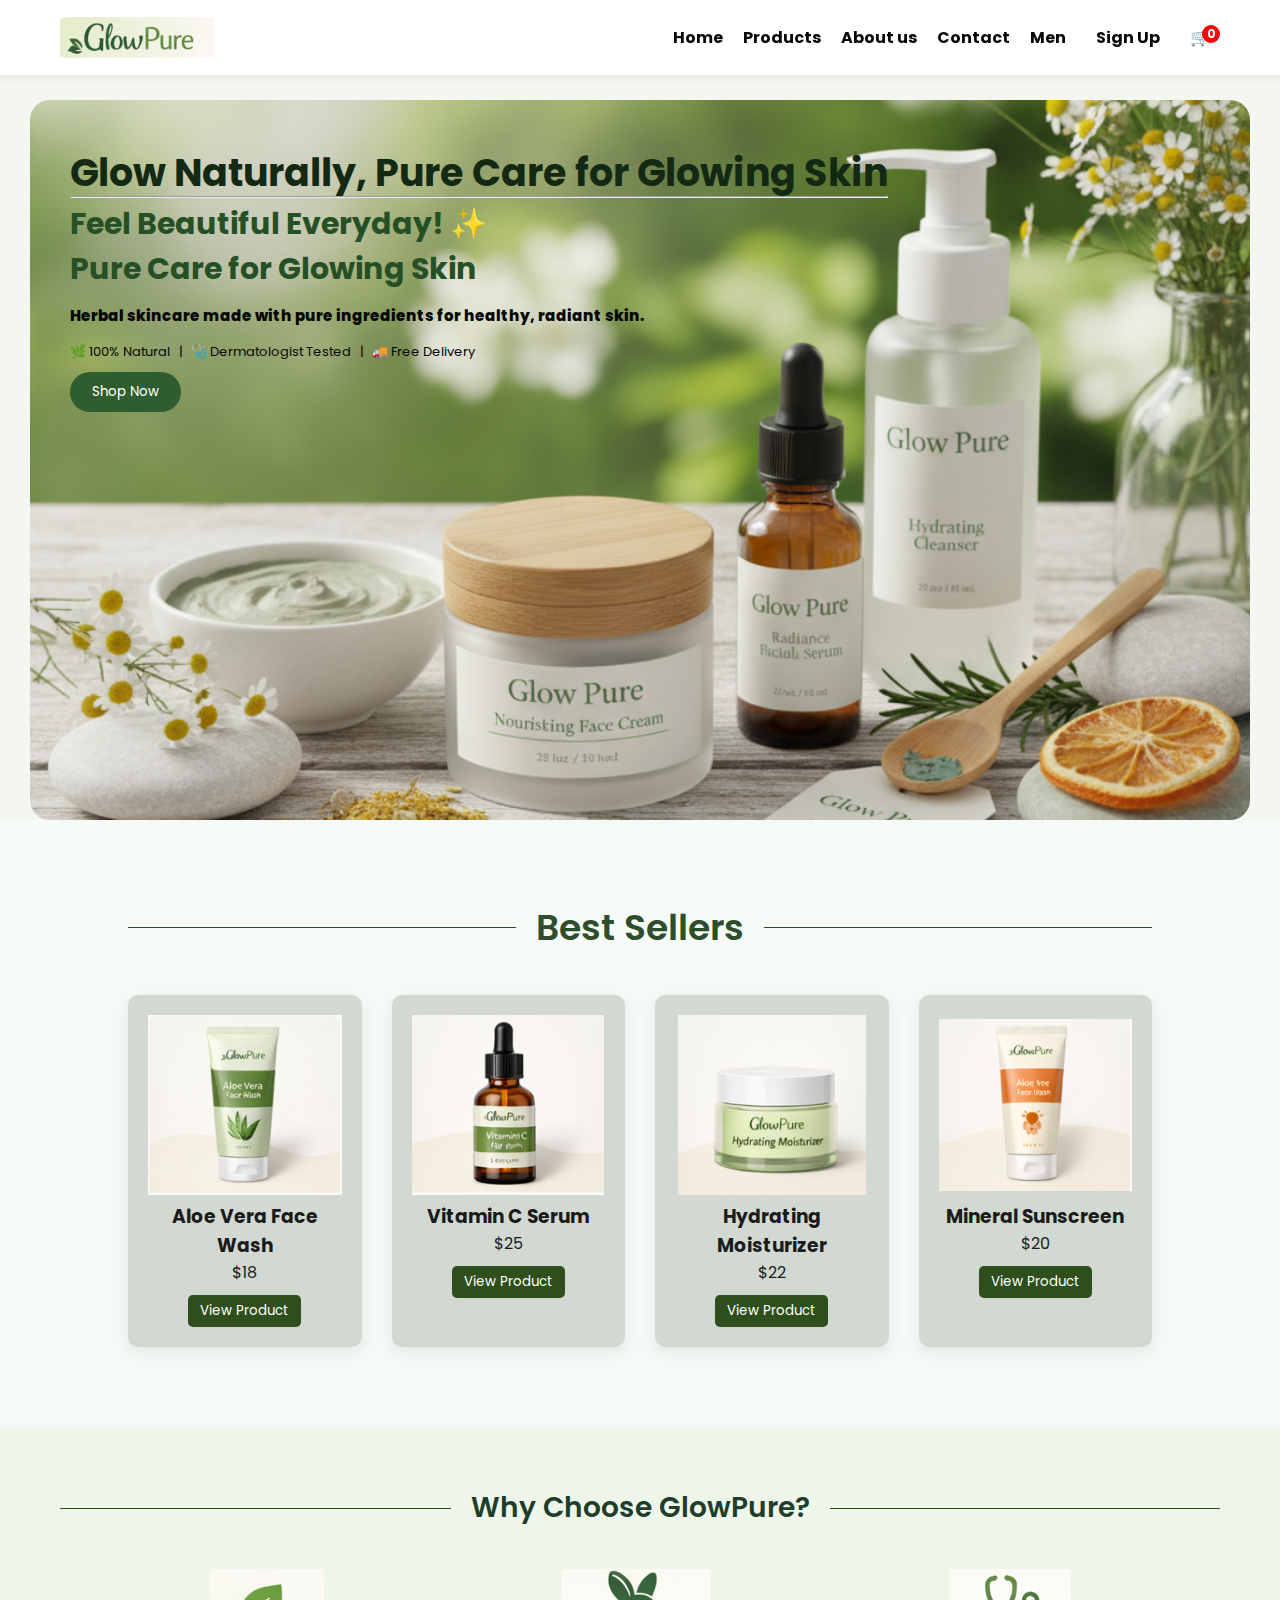
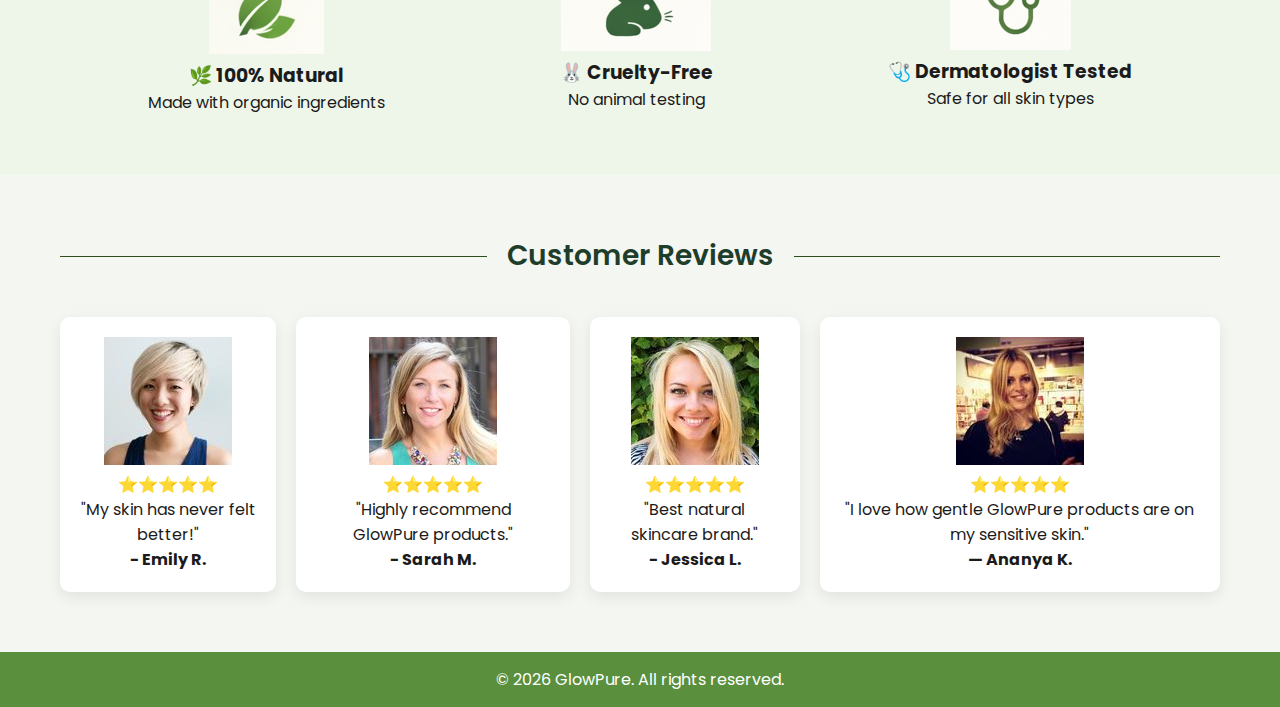
<file: index.html>
<!doctype html>
<html lang="en">
  <head>
    <meta charset="UTF-8" />
    <meta name="viewport" content="width=device-width, initial-scale=1.0" />
    <title>GlowPure | Skincare</title>

    <!-- Google Font -->
    <link
      href="https://fonts.googleapis.com/css2?family=Poppins:wght@300;400;600&display=swap"
      rel="stylesheet"
    />

    <link rel="stylesheet" href="style.css" />
  </head>
  <body>
    <!-- ===== Navbar ===== -->
    <div class="nav">
      <header class="navbar">
        <img class="logo" src="logo.png" />
        <nav class="items">
          <a href="index.html">Home</a>
          <a href="product.html">Products</a>
          <a href="about.html">About us</a>
          <a href="contact.html">Contact</a>
          <a href="men.html">Men</a>
          <span id="navUser"></span>

          <a href="cart.html" class="cart">🛒</a>
          <p id="cartval">0</p>
        </nav>
      </header>
    </div>
    <!-- ===== Hero Section ===== -->

    <div class="hero">
      <div class="hero-text-box">
        <h1>
          Glow Naturally, Pure Care for Glowing Skin<br />
          <hr />
          <span
            >Feel Beautiful Everyday! ✨<br />
            Pure Care for Glowing Skin
          </span>
        </h1>

        <p>
          Herbal skincare made with pure ingredients for healthy, radiant skin.
        </p>
        <div class="hero-tags">
          🌿 100% Natural &nbsp; | &nbsp; 🩺 Dermatologist Tested &nbsp; |
          &nbsp; 🚚 Free Delivery
        </div>
        <div class="hero-buttons">
          <button class="btn-primary">Shop Now</button>
        </div>
      </div>
    </div>
    <!-- ===== Best Sellers ===== -->
    <section class="products">
      <h2 class="section-tittle">Best Sellers</h2>

      <div class="product-grid">
        <div class="card">
          <img src="p1.png" />
          <h3>Aloe Vera Face Wash</h3>
          <p>$18</p>
          <button
            onclick="location.href = 'product1.html'"
            class="p-btn"
            onclick="addInCart('p1.png', 'Aloe Vera Face Wash', 18)"
          >
            View Product
          </button>
        </div>

        <div class="card">
          <img src="p2.png" />
          <h3>Vitamin C Serum</h3>
          <p>$25</p>
          <button
            onclick="location.href = 'product2.html'"
            class="p-btn"
            onclick="addInCart('p2.png', 'Vitamin C Serum', 25)"
          >
            View Product
          </button>
        </div>

        <div class="card">
          <img src="p3.png" />
          <h3>Hydrating Moisturizer</h3>
          <p>$22</p>

          <button
            onclick="location.href = 'product3.html'"
            class="p-btn"
            onclick="addInCart('p3.png', 'Hydrating Moisturizer', 22)"
          >
            View Product
          </button>
        </div>

        <div class="card">
          <img src="p4.png" />
          <h3>Mineral Sunscreen</h3>
          <p>$20</p>
          <button
            onclick="location.href = 'product4.html'"
            class="p-btn"
            onclick="addInCart('p4.png', 'Mineral Sunscreen', 20)"
          >
            View Product
          </button>
        </div>
      </div>
    </section>
    <!-- ===== Why Choose Us ===== -->
    <section class="why">
      <h2 class="section-tittle">Why Choose GlowPure?</h2>

      <div class="why-grid">
        <div>
          <img src="cw1.png" alt="" srcset="" />

          <h3>🌿 100% Natural</h3>
          <p>Made with organic ingredients</p>
        </div>
        <div>
          <img src="cw2.png" alt="" srcset="" />
          <h3>🐰 Cruelty-Free</h3>
          <p>No animal testing</p>
        </div>
        <div>
          <img src="cw3.png" alt="" />
          <h3>🩺 Dermatologist Tested</h3>
          <p>Safe for all skin types</p>
        </div>
      </div>
    </section>
    <!-- slider -->

    <!-- ===== Reviews ===== -->
    <section class="reviews">
      <h2 class="section-tittle">Customer Reviews</h2>

      <div class="review-grid">
        <div class="review">
          <img src="customer1.jpg" alt="" />
          <p>⭐⭐⭐⭐⭐</p>
          <p>"My skin has never felt better!"</p>
          <h4>- Emily R.</h4>
        </div>

        <div class="review">
          <img src="customer2.jpg" alt="" srcset="" />
          <p>⭐⭐⭐⭐⭐</p>
          <p>"Highly recommend GlowPure products."</p>
          <h4>- Sarah M.</h4>
        </div>

        <div class="review">
          <img src="customer3.jpg" alt="" srcset="" />
          <p>⭐⭐⭐⭐⭐</p>
          <p>"Best natural skincare brand."</p>
          <h4>- Jessica L.</h4>
        </div>
        <div class="review">
          <img src="customer4.jpg" alt="" srcset="" />
          <p>⭐⭐⭐⭐⭐</p>
          <p>"I love how gentle GlowPure products are on my sensitive skin."</p>
          <h4>— Ananya K.</h4>
        </div>
      </div>
    </section>
    <!-- Signup Popup Modal -->
    <div id="signupModal" class="modal" onclick="outsideClick(event)">
      <div class="modal-content">
        <span class="close-btn" onclick="closeModal()">&times;</span>
        <h2>Join GlowPure 🌿</h2>
        <p>Sign up now and get natural glow tips & offers!</p>
        <div class="popup-buttons">
          <button class="signup-btn" onclick="goToSignup()">Sign Up</button>
        </div>
      </div>
    </div>

    <!-- ===== Footer ===== -->
    <footer>
      <p>© 2026 GlowPure. All rights reserved.</p>
    </footer>

    <script src="script.js"></script>
  </body>
</html>
</file>
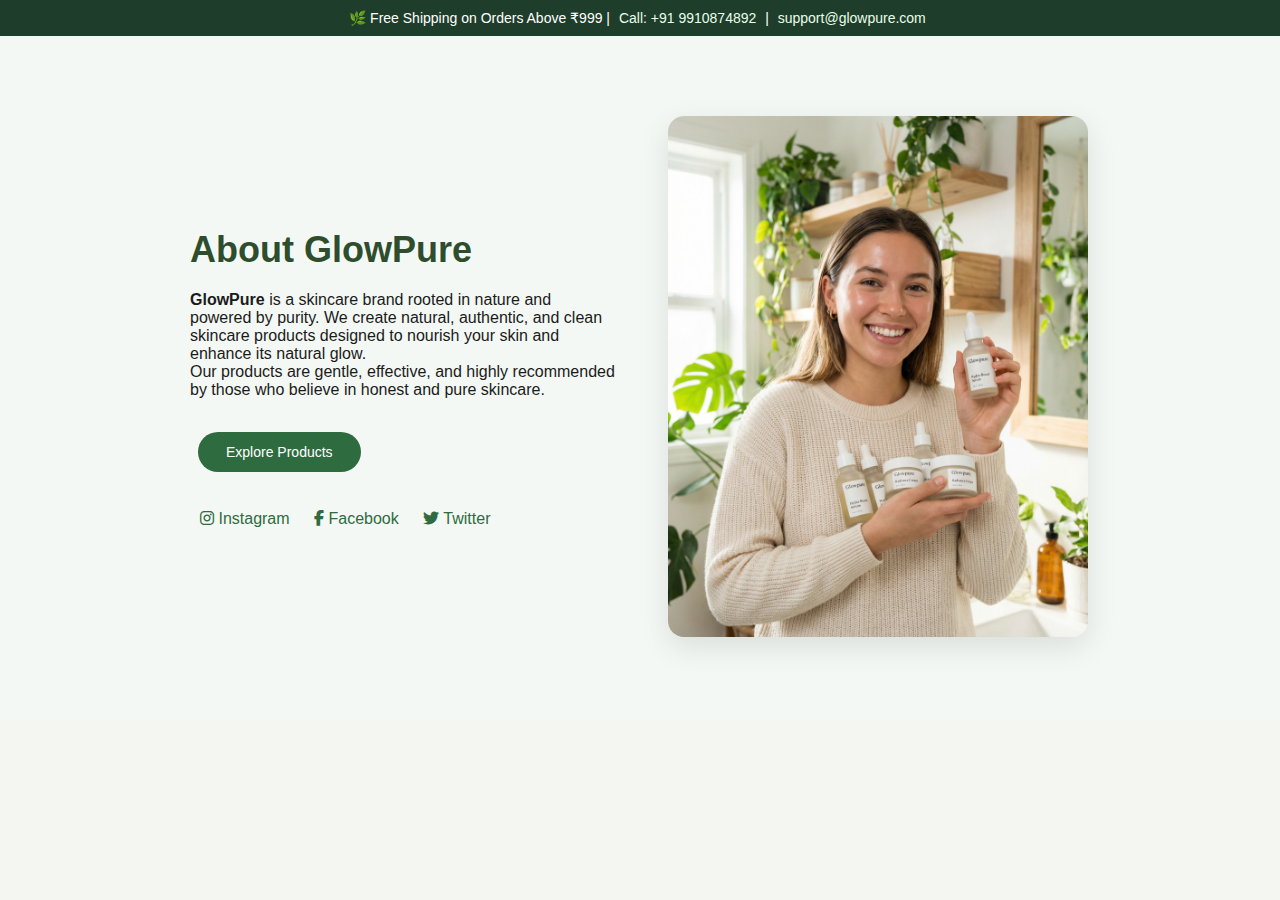
<file: about.html>
<!doctype html>
<html lang="en">
  <head>
    <meta charset="UTF-8" />
    <meta name="viewport" content="width=device-width, initial-scale=1.0" />
    <title>About us</title>
    <link
      rel="stylesheet"
      href="https://cdnjs.cloudflare.com/ajax/libs/font-awesome/6.5.1/css/all.min.css"
    />

    <link rel="stylesheet" href="style.css" />
  </head>
  <body>
    <div class="top-header">
      <p>
        🌿 Free Shipping on Orders Above ₹999 |
        <a href="tel:+919999999999">Call: +91 9910874892</a> |
        <a href="mailto:support@glowpure.com">support@glowpure.com</a>
      </p>
    </div>

    <section class="about-us" id="about">
      <div class="about-container">
        <div class="about-content">
          <div class="about-text-box">
            <h2>About GlowPure</h2>

            <p>
              <strong>GlowPure</strong> is a skincare brand rooted in nature and
              powered by purity. We create natural, authentic, and clean
              skincare products designed to nourish your skin and enhance its
              natural glow.
            </p>

            <p>
              Our products are gentle, effective, and highly recommended by
              those who believe in honest and pure skincare.
            </p>

            <div class="about-links">
              <a href="product.html" class="btn-link">Explore Products</a>
            </div>

            <div class="social-links">
              <a href="https://instagram.com/yourbrand" target="_blank">
                <i class="fab fa-instagram"></i> Instagram
              </a>

              <a href="https://facebook.com/yourbrand" target="_blank">
                <i class="fab fa-facebook-f"></i> Facebook
              </a>

              <a href="https://twitter.com/yourbrand" target="_blank">
                <i class="fab fa-twitter"></i> Twitter
              </a>
            </div>
          </div>

          <!-- Image -->
          <div class="about-image">
            <img src="glow-11.jpg" alt="GlowPure Skincare Products" />
          </div>
        </div>
      </div>
    </section>
  </body>
</html>
</file>
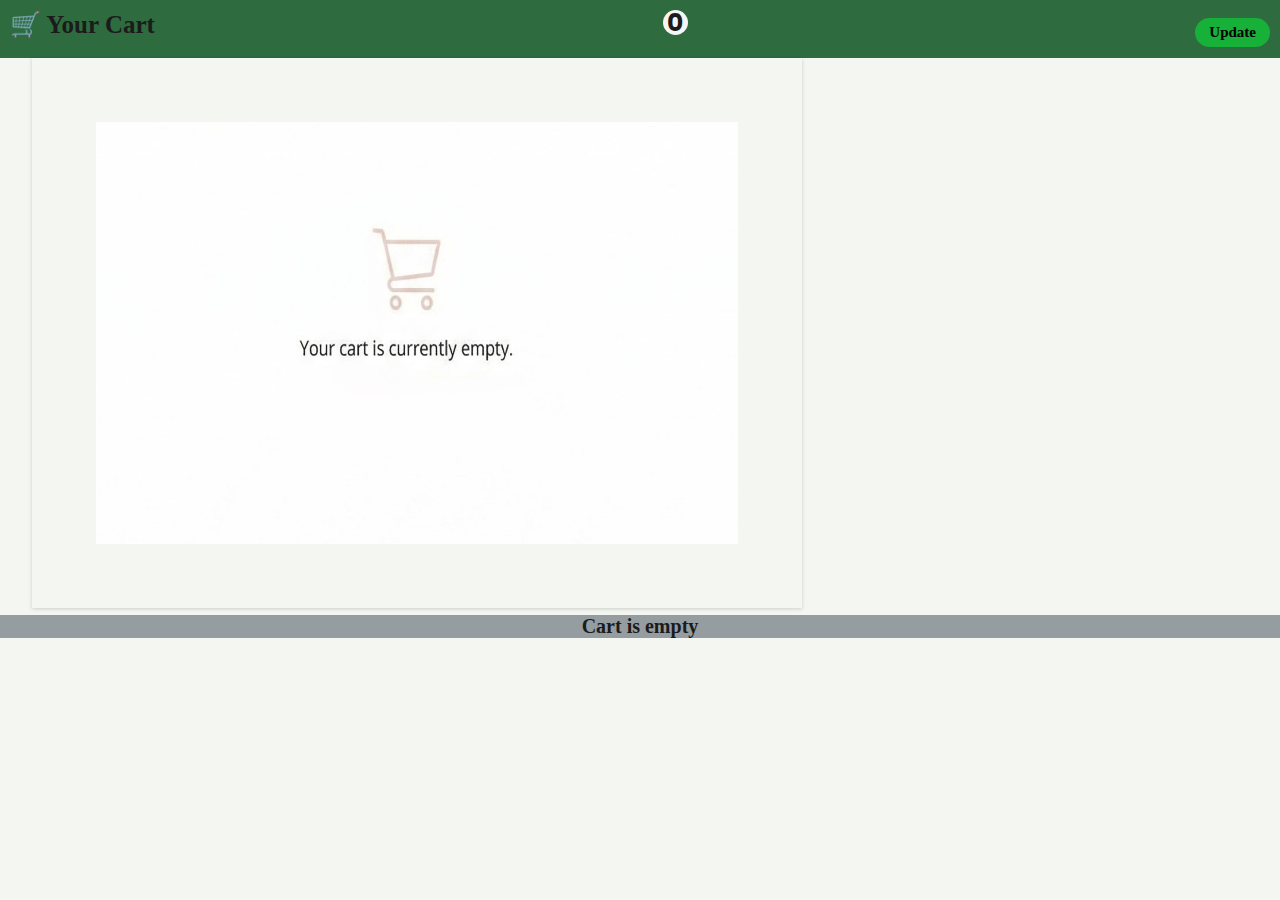
<file: cart.html>
<!DOCTYPE html>
<html lang="en">
<head>
  <meta charset="UTF-8">
  <link rel="stylesheet" href="style.css">
   <link href="https://fonts.googleapis.com/css2?family=Poppins:wght@300;400;600&display=swap" rel="stylesheet"/>
</head>
<body>

<div class="adcart">
  🛒 Your Cart
  <div id="cartval2">0</div>
  <div><button class="uptbtn"onclick="window.location.reload()">Update</button></div>
</div>

<!-- cart pGE -->

<div class="urcart">
  <div class="shoppingcart" id="shoppingcart"></div>
    <div class="label"></div>
</div>

<script src="cart.js"></script>
</body>
</html>
</file>
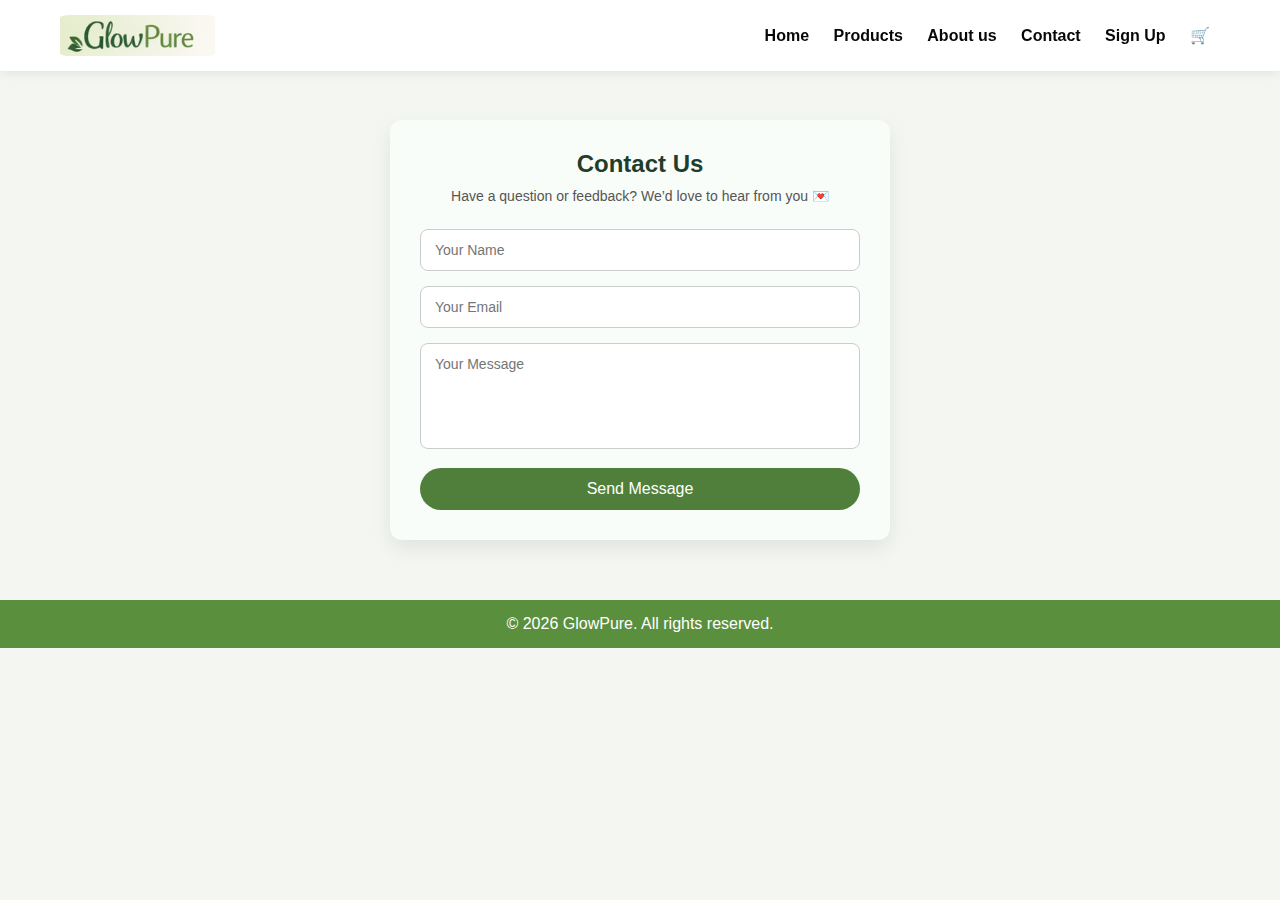
<file: contact.html>
<!doctype html>
<html lang="en">
  <head>
    <meta charset="UTF-8" />
    <meta name="viewport" content="width=device-width, initial-scale=1.0" />
    <title>Contact Us | GlowPure</title>

    <!-- Common CSS -->
    <link rel="stylesheet" href="style.css" />
    <!-- Contact page CSS -->
    <link rel="stylesheet" href="contact.css" />
  </head>

  <body>
    <!-- Navbar -->
    <div class="nav">
      <header class="navbar">
        <img class="logo" src="logo.png" alt="GlowPure" />

        <nav>
          <a href="index.html">Home</a>
          <a href="#">Products</a>
          <a href="about.html">About us</a>
          <a href="contact.html">Contact</a>
          <a href="signup.html">Sign Up</a>
          <a href="cart.html" class="cart">🛒</a>
        </nav>
      </header>
    </div>

    <!-- Contact Section -->
    <section class="contact-container">
      <h2>Contact Us</h2>
      <p class="subtitle">
        Have a question or feedback? We’d love to hear from you 💌
      </p>

      <form class="contact-form">
        <input type="text" placeholder="Your Name" required />
        <input type="email" placeholder="Your Email" required />
        <textarea rows="5" placeholder="Your Message" required></textarea>
        <button type="submit">Send Message</button>
      </form>
    </section>

    <!-- Footer -->
    <footer>
      <p>© 2026 GlowPure. All rights reserved.</p>
    </footer>
  </body>
</html>
</file>
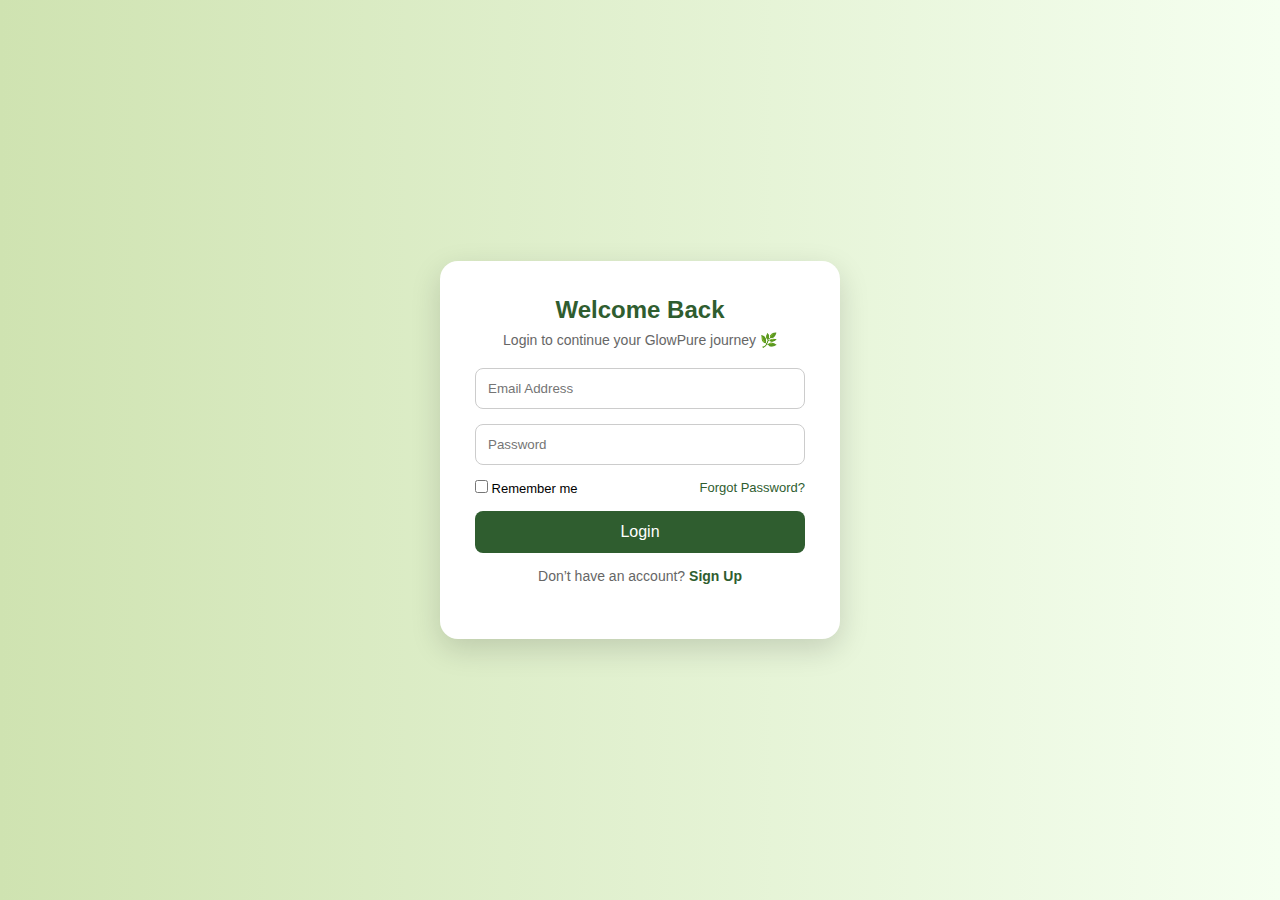
<file: login.html>
<!doctype html>
<html lang="en">
  <head>
    <meta charset="UTF-8" />
    <meta name="viewport" content="width=device-width, initial-scale=1.0" />
    <title>Login | GlowPure</title>
    <link rel="stylesheet" href="login.css" />
  </head>
  <body>
    <div class="login-container">
      <div class="login-box">
        <h2>Welcome Back</h2>
        <p>Login to continue your GlowPure journey 🌿</p>

        <form>
          <div class="input-group">
            <input type="email" placeholder="Email Address" required />
          </div>

          <div class="input-group">
            <input type="password" placeholder="Password" required />
          </div>

          <div class="options">
            <label> <input type="checkbox" /> Remember me </label>
            <a href="#">Forgot Password?</a>
          </div>

          <button type="submit" class="btn">Login</button>

          <p class="signup-text">
            Don’t have an account? <a href="signup.html">Sign Up</a>
          </p>
        </form>
      </div>
    </div>
  </body>
</html>
</file>
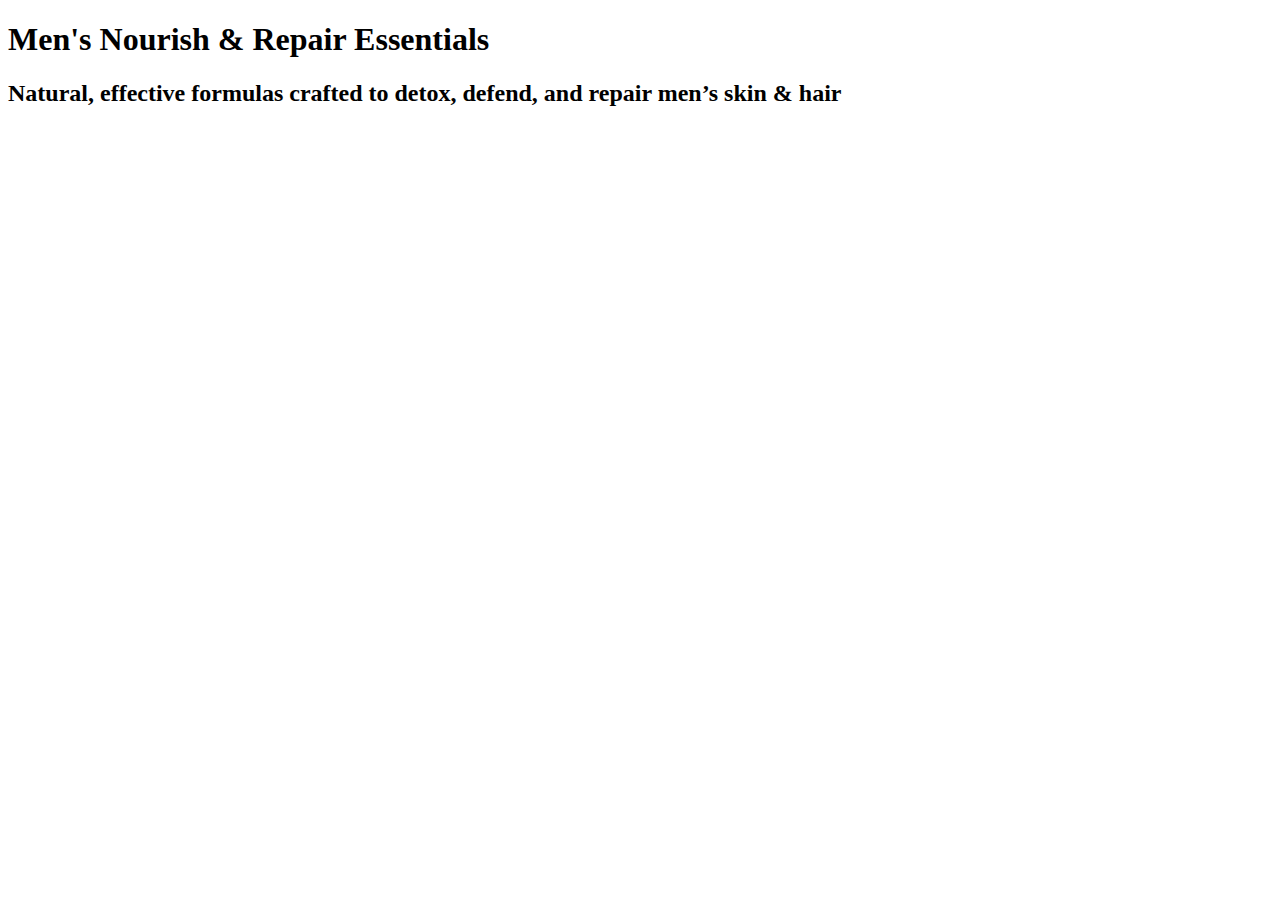
<file: men.html>
<!DOCTYPE html>
<html lang="en">
<head>
    <meta charset="UTF-8">
    <meta name="viewport" content="width=device-width, initial-scale=1.0">
    <title>Men's</title>
</head>
<body>
 <div id ="men">
    <h1>Men's Nourish & Repair Essentials</h1>
    <h2>Natural, effective formulas crafted to detox, defend, and repair men’s skin & hair</h2>
</div>
</body>
</html>
</file>
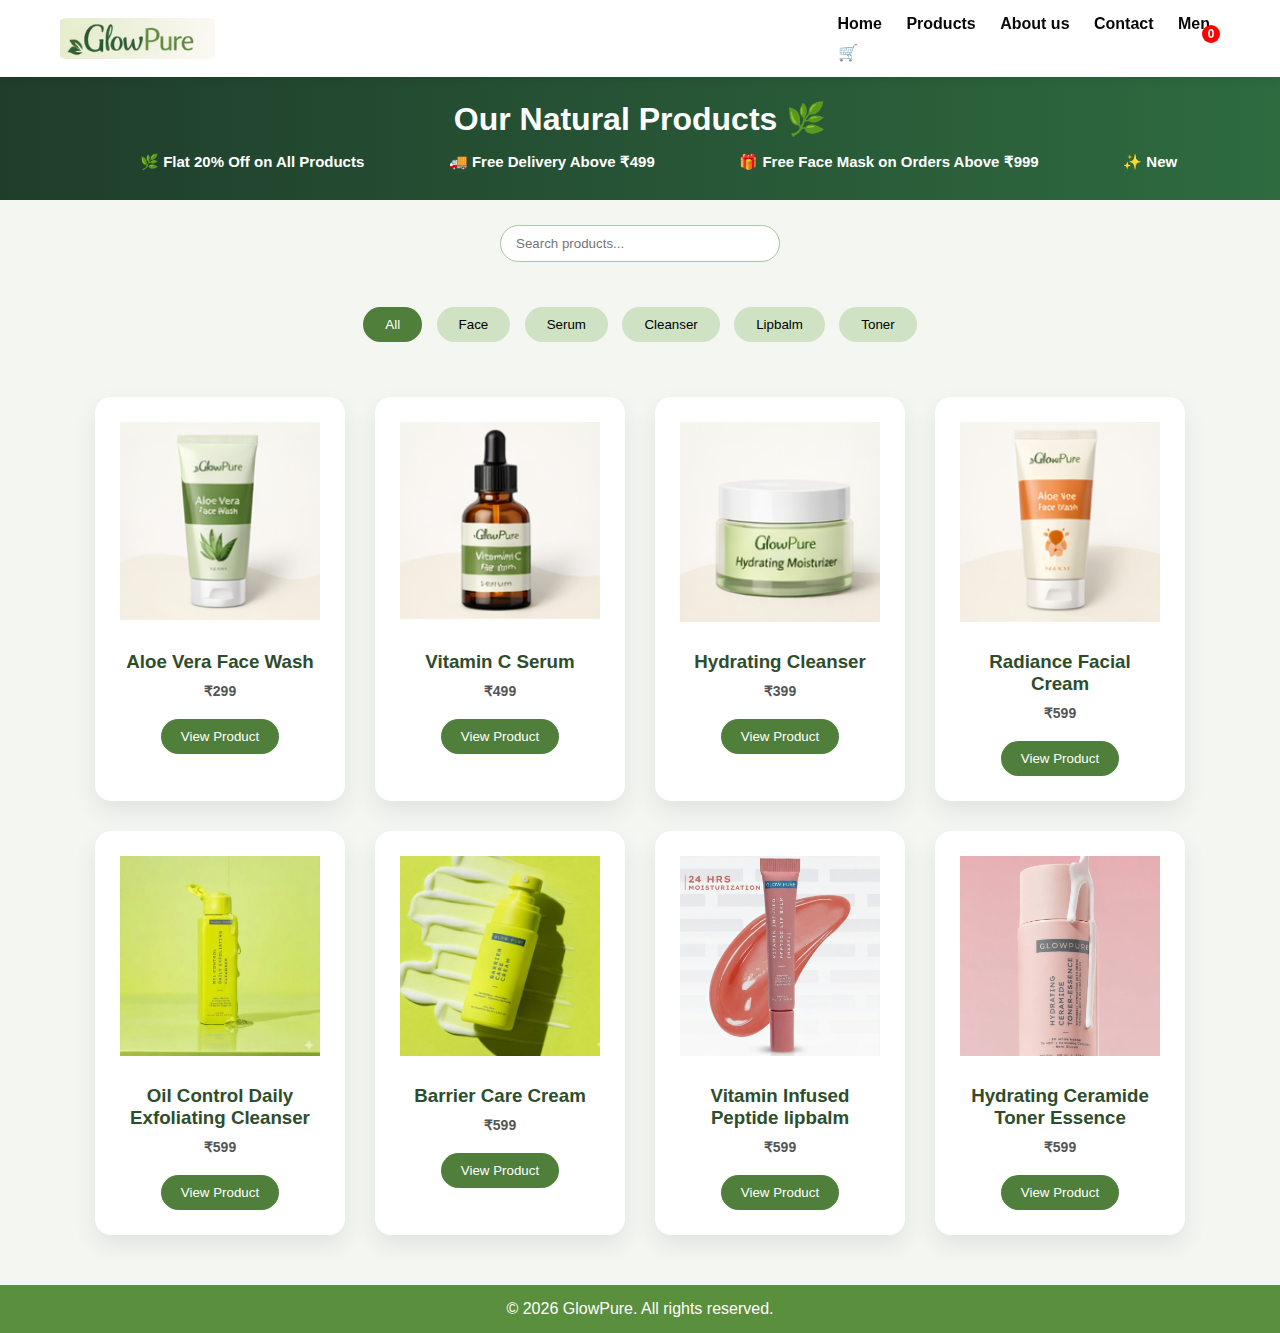
<file: product.html>
<!doctype html>
<html lang="en">
  <head>
    <meta charset="UTF-8" />
    <title>Products | GlowPure</title>
    <link rel="stylesheet" href="product.css" />
    <link rel="stylesheet" href="style.css" />
  </head>
  <body>
    <div class="nav">
      <header class="navbar">
        <img class="logo" src="logo.png" />
        <nav>
          <a href="index.html">Home</a>
          <a href="#">Products</a>
          <a href="about.html">About us</a>
          <a href="contact.html">Contact</a>
          <a href="men.html">Men</a>
          <span id="navUser"></span>

          <a href="cart.html" class="cart">🛒</a>
          <p id="cartval">0</p>
        </nav>
      </header>
    </div>
    <!-- Header -->
    <header class="top-bar">
      <h2>Our Natural Products 🌿</h2>

      <div class="offer-bar">
        <div class="offer-track">
          <span>🌿 Flat 20% Off on All Products</span>
          <span>🚚 Free Delivery Above ₹499</span>
          <span>🎁 Free Face Mask on Orders Above ₹999</span>
          <span>✨ New Herbal Collection Launched</span>
        </div>
      </div>
    </header>

    <!-- Products Section -->
    <div class="search-box">
      <input
        type="text"
        id="searchInput"
        placeholder="Search products..."
        onkeyup="searchProducts()"
      />
    </div>

    <div class="filter-buttons">
      <button class="active" onclick="filterProduct('all')">All</button>
      <button onclick="filterProduct('face')">Face</button>
      <button onclick="filterProduct('serum')">Serum</button>
      <button onclick="filterProduct('cleanser')">Cleanser</button>
      <button onclick="filterProduct('lipbalm')">Lipbalm</button>

      <button onclick="filterProduct('toner')">Toner</button>
    </div>

    <section class="products-container">
      <div class="product-card" data-category="face">
        <a href="product1.html" class="product-link"></a>
        <img src="p1.png" alt="" />
        <h3>Aloe Vera Face Wash</h3>
        <p class="price">₹299</p>
        <button onclick="location.href = 'product1.html'">View Product</button>
      </div>

      <div class="product-card" data-category="serum">
        <img src="p2.png" alt="" />
        <h3>Vitamin C Serum</h3>
        <p class="price">₹499</p>
        <button onclick="location.href = 'product2.html'">View Product</button>
      </div>

      <div class="product-card" data-category="cleanser">
        <img src="p3.png" alt="" />
        <h3>Hydrating Cleanser</h3>
        <p class="price">₹399</p>
        <button onclick="location.href = 'product3.html'">View Product</button>
      </div>

      <div class="product-card" data-category="face">
        <img src="p4.png" alt="" />
        <h3>Radiance Facial Cream</h3>
        <p class="price">₹599</p>
        <button onclick="location.href = 'product4.html'">View Product</button>
      </div>
      <div class="product-card" data-category="cleanser">
        <img src="p5.jpg" alt="" />
        <h3>Oil Control Daily Exfoliating Cleanser</h3>
        <p class="price">₹599</p>
        <button>View Product</button>
      </div>
      <div class="product-card" data-category="face">
        <img src="p6.jpg" alt="" />
        <h3>Barrier Care Cream</h3>
        <p class="price">₹599</p>
        <button>View Product</button>
      </div>
      <div class="product-card" data-category="lipbalm">
        <img src="p7.jpg" alt="" />
        <h3>Vitamin Infused Peptide lipbalm</h3>
        <p class="price">₹599</p>
        <button>View Product</button>
      </div>
      <div class="product-card" data-category="toner">
        <img src="p8.jpg" alt="" />
        <h3>Hydrating Ceramide Toner Essence</h3>
        <p class="price">₹599</p>
        <button>View Product</button>
      </div>
    </section>
    <footer>
      <p>© 2026 GlowPure. All rights reserved.</p>
    </footer>
    <script>
      let selectedCategory = "all";

      function filterProduct(category) {
        selectedCategory = category;
        applyFilters();

        const buttons = document.querySelectorAll(".filter-buttons button");
        buttons.forEach((btn) => btn.classList.remove("active"));
        event.target.classList.add("active");
      }

      function searchProducts() {
        applyFilters();
      }

      function applyFilters() {
        const searchValue = document
          .getElementById("searchInput")
          .value.toLowerCase();
        const cards = document.querySelectorAll(".product-card");

        cards.forEach((card) => {
          const name = card.querySelector("h3").innerText.toLowerCase();
          const category = card.dataset.category;

          const matchCategory =
            selectedCategory === "all" || category === selectedCategory;
          const matchSearch = name.includes(searchValue);

          if (matchCategory && matchSearch) {
            card.style.display = "block";
          } else {
            card.style.display = "none";
          }
        });
      }
    </script>
  </body>
</html>
</file>
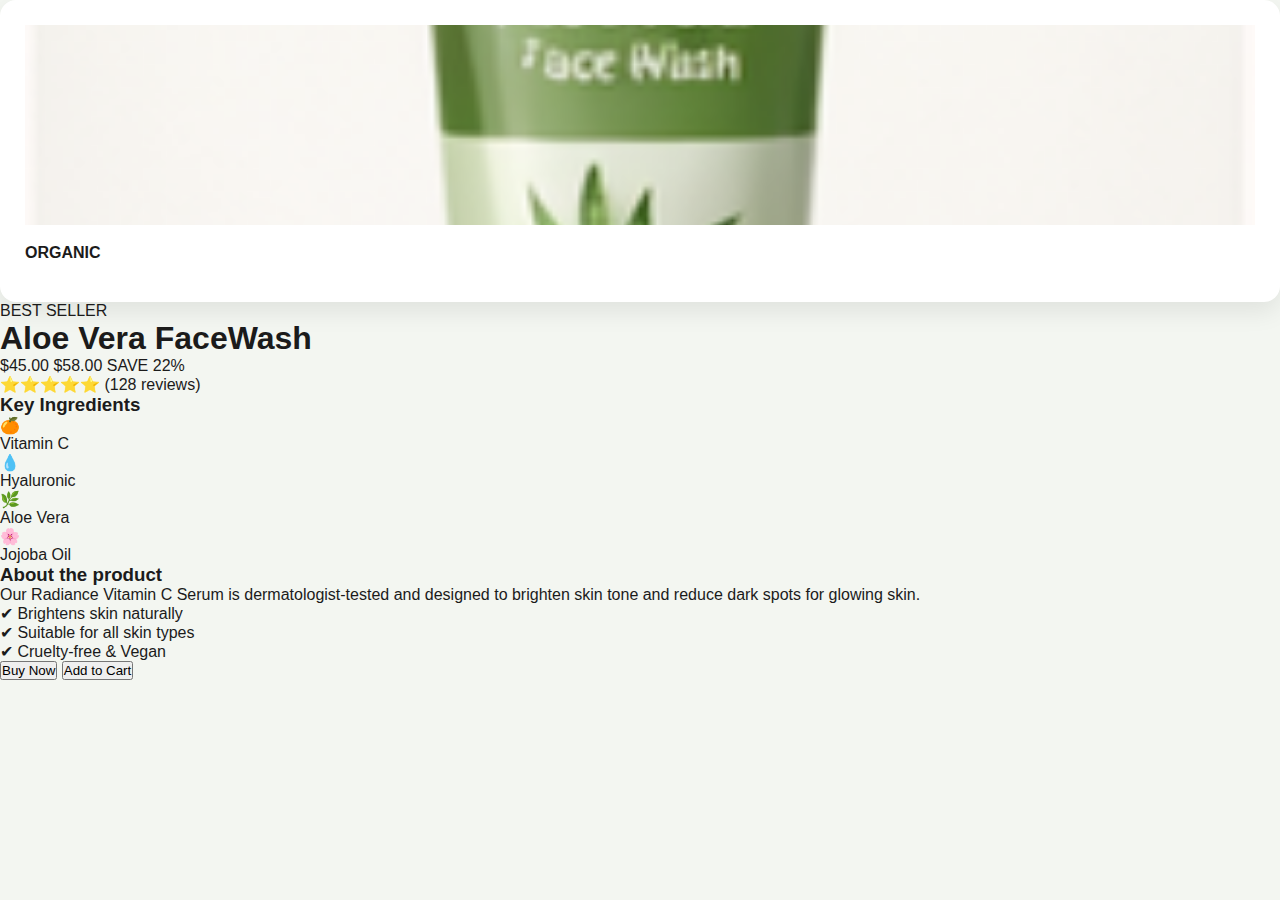
<file: product1.html>
<!DOCTYPE html>
<html lang="en">
  <head>
    <meta charset="UTF-8" />
    <title>GlowPure Product</title>
    <link rel="stylesheet" href="style.css" />
    <meta name="viewport" content="width=device-width, initial-scale=1.0" />
    <link rel="stylesheet" href="product1.css" />
  </head>
  <body>
    <div class="app">
      <!-- Product Card -->
      <div class="product-card">
        <img src="p1.png" class="product-img" />

        <span class="tag">ORGANIC</span>
      </div>

      <!-- Info -->
      <div class="info">
        <p class="badge">BEST SELLER</p>

        <h1>Aloe Vera FaceWash</h1>

        <div class="price-row">
          <span class="price">$45.00</span>
          <span class="old">$58.00</span>
          <span class="save">SAVE 22%</span>
        </div>

        <div class="rating">⭐⭐⭐⭐⭐ <span>(128 reviews)</span></div>

        <!-- Ingredients -->
        <h3>Key Ingredients</h3>

        <div class="ingredients">
          <div class="ing">
            🍊
            <p>Vitamin C</p>
          </div>
          <div class="ing">
            💧
            <p>Hyaluronic</p>
          </div>
          <div class="ing">
            🌿
            <p>Aloe Vera</p>
          </div>
          <div class="ing">
            🌸
            <p>Jojoba Oil</p>
          </div>
        </div>

        <!-- Description -->
        <h3>About the product</h3>

        <p class="desc">
          Our Radiance Vitamin C Serum is dermatologist-tested and designed to
          brighten skin tone and reduce dark spots for glowing skin.
        </p>

        <ul class="features">
          <li>✔ Brightens skin naturally</li>
          <li>✔ Suitable for all skin types</li>
          <li>✔ Cruelty-free & Vegan</li>
        </ul>
      </div>

      <!-- Bottom Bar -->

      <button class="buy-btn">Buy Now</button>
      <button class="cart-btn">Add to Cart</button>
    </div>
  </body>
</html>
</file>
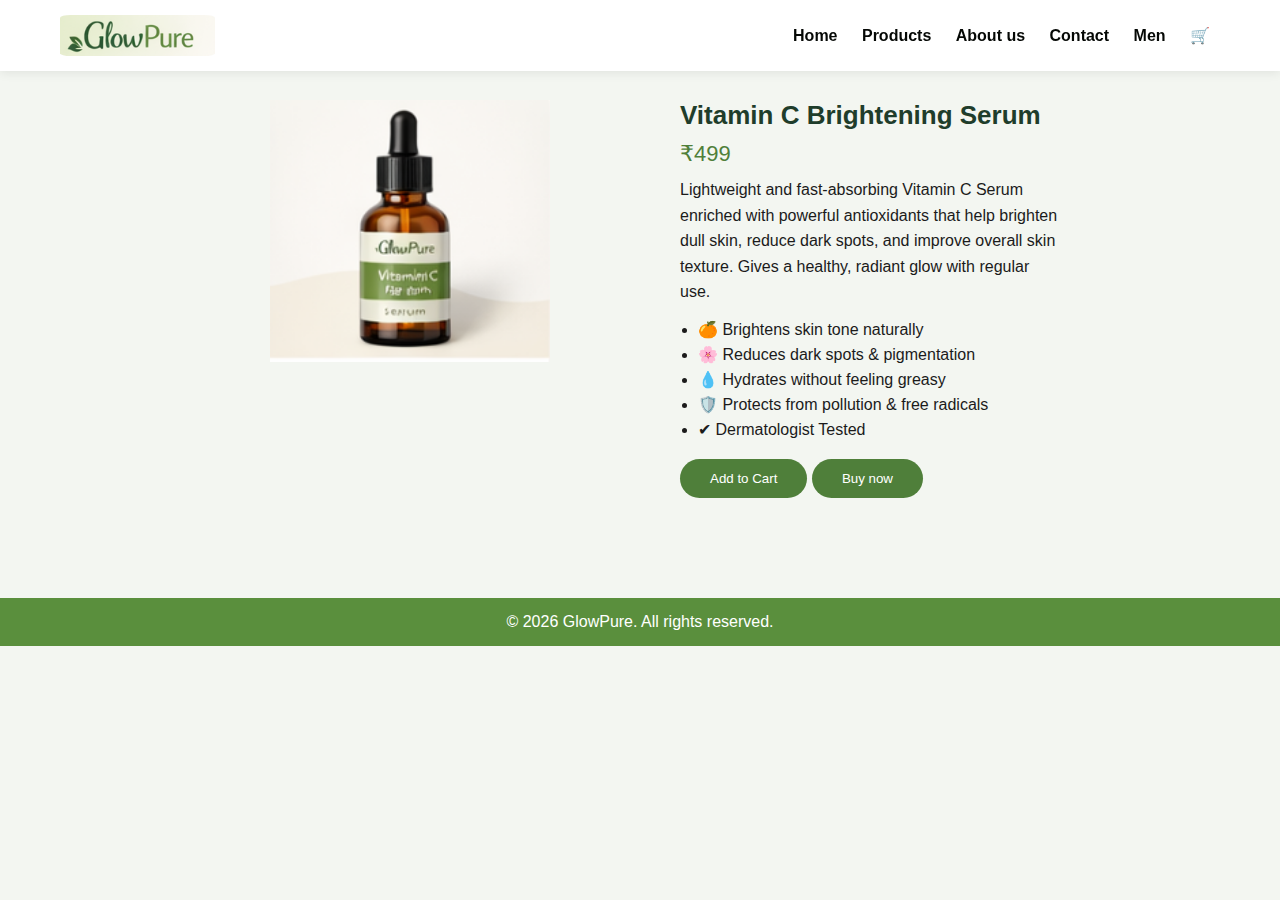
<file: product2.html>
<!doctype html>
<html lang="en">
  <head>
    <meta charset="UTF-8" />
    <meta name="viewport" content="width=device-width, initial-scale=1.0" />
    <title>Vitamin C Serum | GlowPure</title>

    <!-- Common CSS -->
    <link rel="stylesheet" href="style.css" />
    <!-- Product page CSS -->
    <link rel="stylesheet" href="product1.css" />
  </head>

  <body>
    <!-- Navbar -->
    <div class="nav">
      <header class="navbar">
        <img class="logo" src="logo.png" alt="GlowPure" />

        <nav id="navLinks">
          <a href="index.html">Home</a>
          <a href="#">Products</a>
          <a href="about.html">About us</a>
          <a href="#">Contact</a>
          <a href="men.html">Men</a>
          <a href="cart.html" class="cart">🛒</a>
        </nav>
      </header>
    </div>

    <!-- Product Detail -->
    <div class="detail-container">
      <!-- Image -->
      <div class="detail-img">
        <img src="p2.png" alt="Vitamin C Serum" />
      </div>

      <!-- Info -->
      <div class="detail-info">
        <h2>Vitamin C Brightening Serum</h2>
        <p class="price">₹499</p>

        <p class="desc">
          Lightweight and fast-absorbing Vitamin C Serum enriched with powerful
          antioxidants that help brighten dull skin, reduce dark spots, and
          improve overall skin texture. Gives a healthy, radiant glow with
          regular use.
        </p>

        <ul>
          <li>🍊 Brightens skin tone naturally</li>
          <li>🌸 Reduces dark spots & pigmentation</li>
          <li>💧 Hydrates without feeling greasy</li>
          <li>🛡️ Protects from pollution & free radicals</li>
          <li>✔ Dermatologist Tested</li>
        </ul>

        <button>Add to Cart</button>
        <button>Buy now</button>
      </div>
    </div>

    <!-- Footer -->
    <footer>
      <p>© 2026 GlowPure. All rights reserved.</p>
    </footer>
  </body>
</html>
</file>
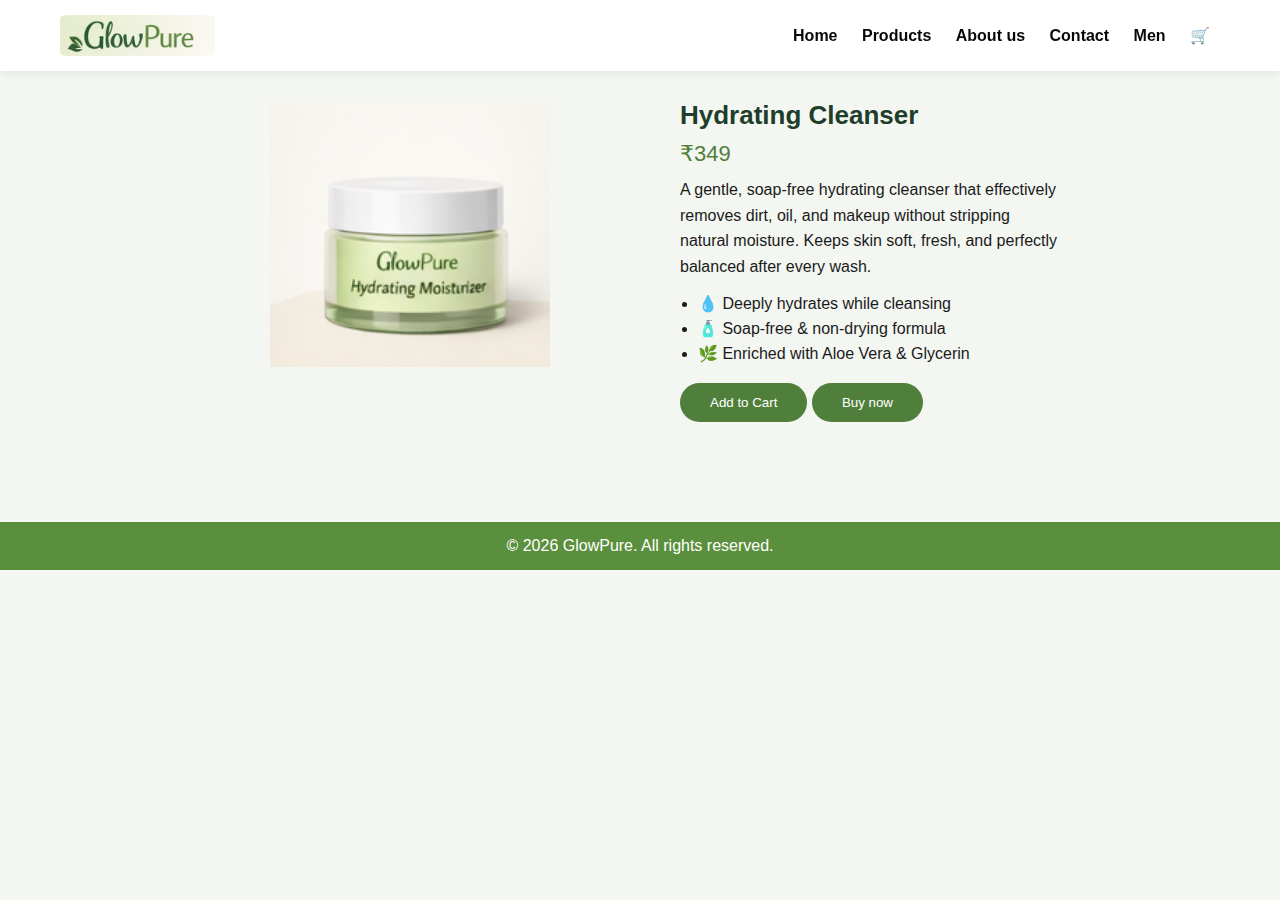
<file: product3.html>
<!doctype html>
<html lang="en">
  <head>
    <meta charset="UTF-8" />
    <meta name="viewport" content="width=device-width, initial-scale=1.0" />
    <title>Hydrating Cleanser | GlowPure</title>

    <!-- Common CSS -->
    <link rel="stylesheet" href="style.css" />
    <!-- Product page CSS (same as others) -->
    <link rel="stylesheet" href="product1.css" />
  </head>

  <body>
    <!-- Navbar -->
    <div class="nav">
      <header class="navbar">
        <img class="logo" src="logo.png" alt="GlowPure" />

        <nav id="navLinks">
          <a href="index.html">Home</a>
          <a href="#">Products</a>
          <a href="about.html">About us</a>
          <a href="#">Contact</a>
          <a href="men.html">Men</a>
          <a href="cart.html" class="cart">🛒</a>
        </nav>
      </header>
    </div>

    <!-- Product Detail -->
    <div class="detail-container">
      <!-- Image -->
      <div class="detail-img">
        <img src="p3.png" alt="Hydrating Cleanser" />
      </div>

      <!-- Info -->
      <div class="detail-info">
        <h2>Hydrating Cleanser</h2>
        <p class="price">₹349</p>

        <p class="desc">
          A gentle, soap-free hydrating cleanser that effectively removes dirt,
          oil, and makeup without stripping natural moisture. Keeps skin soft,
          fresh, and perfectly balanced after every wash.
        </p>

        <ul>
          <li>💧 Deeply hydrates while cleansing</li>
          <li>🧴 Soap-free & non-drying formula</li>
          <li>🌿 Enriched with Aloe Vera & Glycerin</li>
        </ul>
        <button>Add to Cart</button>
        <button>Buy now</button>
      </div>
    </div>

    <!-- Footer -->
    <footer>
      <p>© 2026 GlowPure. All rights reserved.</p>
    </footer>
  </body>
</html>
</file>
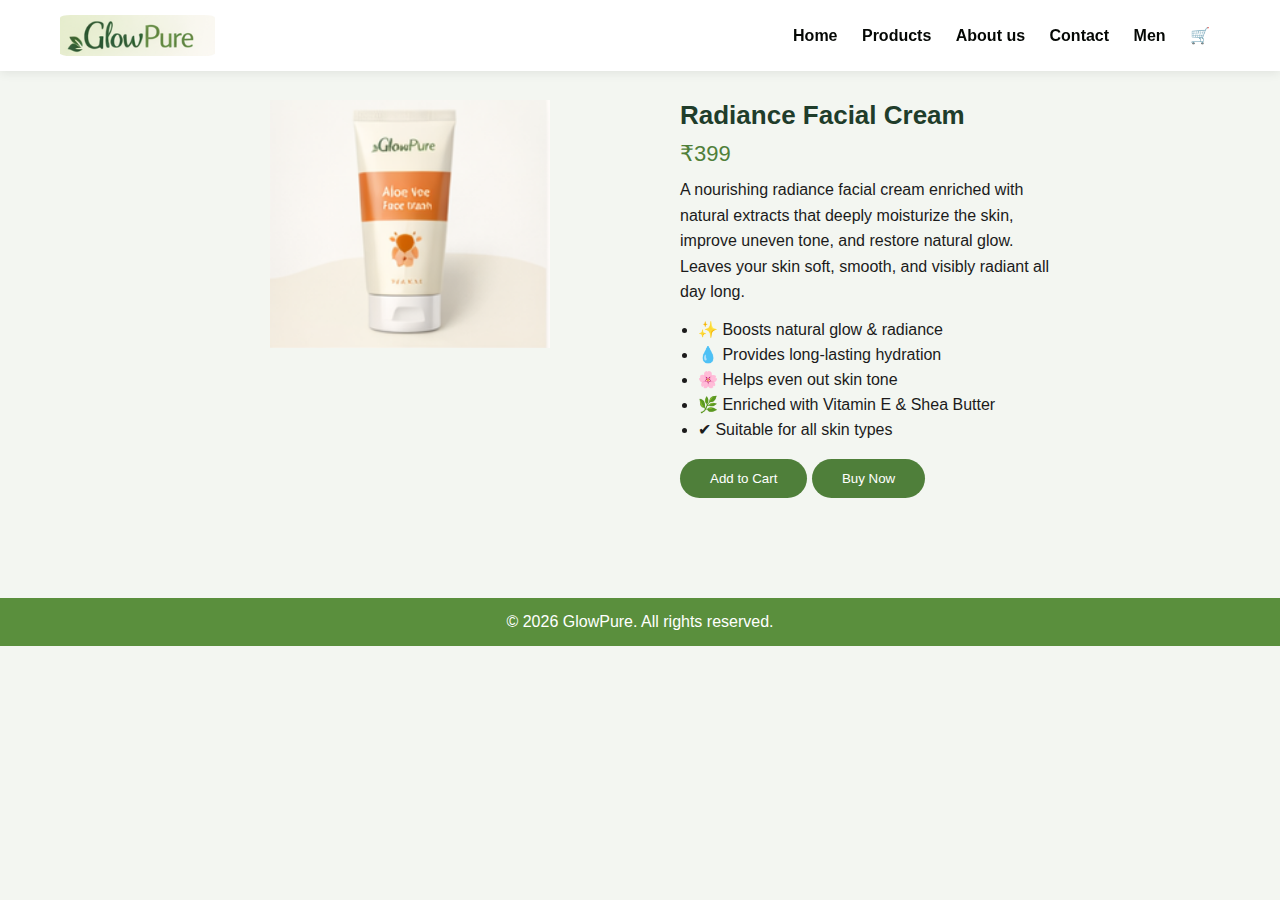
<file: product4.html>
<!doctype html>
<html lang="en">
  <head>
    <meta charset="UTF-8" />
    <meta name="viewport" content="width=device-width, initial-scale=1.0" />
    <title>Radiance Facial Cream | GlowPure</title>

    <!-- Common CSS -->
    <link rel="stylesheet" href="style.css" />
    <!-- Product detail CSS (same for all products) -->
    <link rel="stylesheet" href="product1.css" />
  </head>

  <body>
    <!-- Navbar -->
    <div class="nav">
      <header class="navbar">
        <img class="logo" src="logo.png" alt="GlowPure" />

        <nav id="navLinks">
          <a href="index.html">Home</a>
          <a href="#">Products</a>
          <a href="about.html">About us</a>
          <a href="#">Contact</a>
          <a href="men.html">Men</a>
          <a href="cart.html" class="cart">🛒</a>
        </nav>
      </header>
    </div>

    <!-- Product Detail -->
    <div class="detail-container">
      <!-- Image -->
      <div class="detail-img">
        <img src="p4.png" alt="Radiance Facial Cream" />
      </div>

      <!-- Info -->
      <div class="detail-info">
        <h2>Radiance Facial Cream</h2>
        <p class="price">₹399</p>

        <p class="desc">
          A nourishing radiance facial cream enriched with natural extracts that
          deeply moisturize the skin, improve uneven tone, and restore natural
          glow. Leaves your skin soft, smooth, and visibly radiant all day long.
        </p>

        <ul>
          <li>✨ Boosts natural glow & radiance</li>
          <li>💧 Provides long-lasting hydration</li>
          <li>🌸 Helps even out skin tone</li>
          <li>🌿 Enriched with Vitamin E & Shea Butter</li>
          <li>✔ Suitable for all skin types</li>
        </ul>

        <button>Add to Cart</button>
        <button>Buy Now</button>
      </div>
    </div>

    <!-- Footer -->
    <footer>
      <p>© 2026 GlowPure. All rights reserved.</p>
    </footer>
  </body>
</html>
</file>
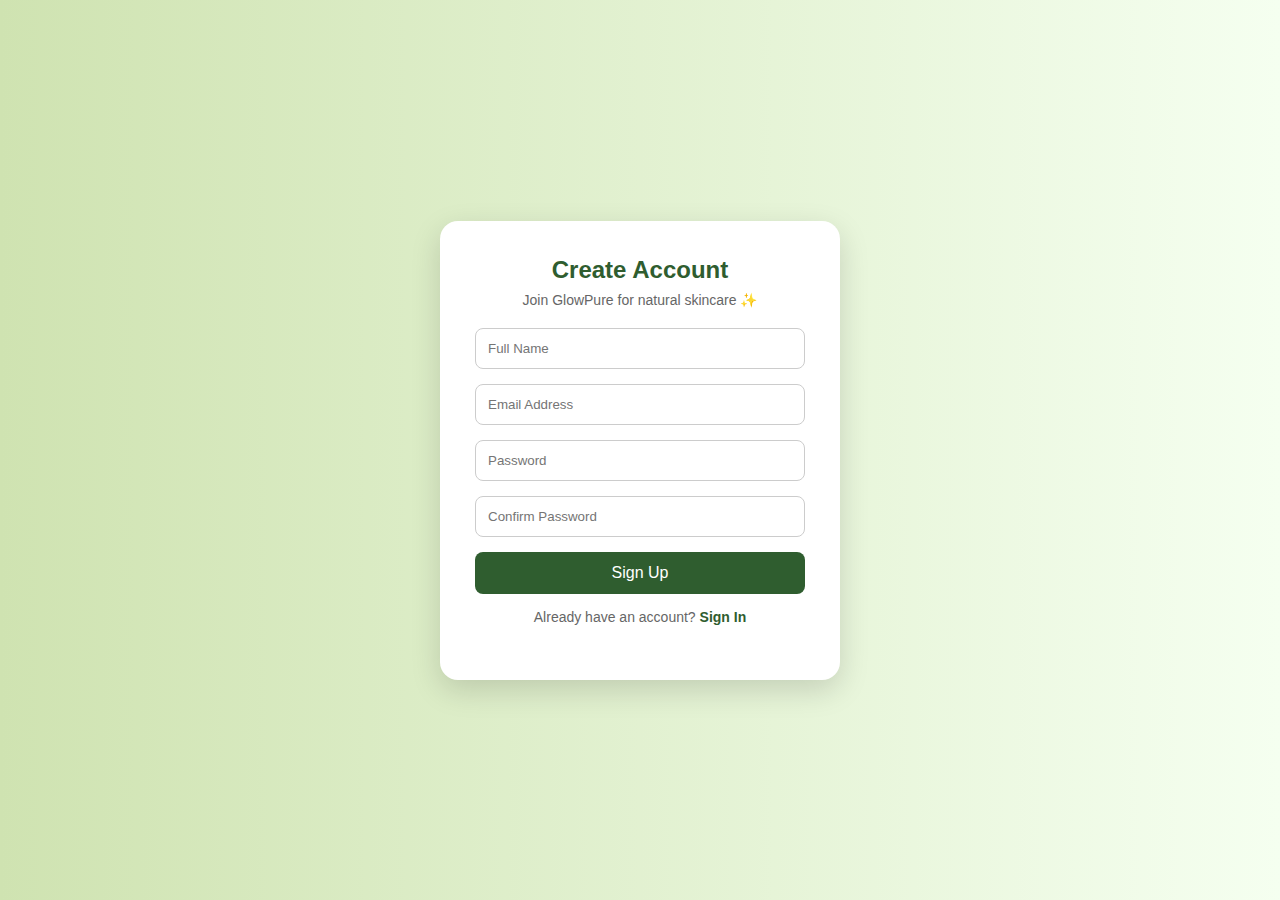
<file: signup.html>
<!doctype html>
<html lang="en">
  <head>
    <meta charset="UTF-8" />
    <meta name="viewport" content="width=device-width, initial-scale=1.0" />
    <title>Sign Up | GlowPure</title>
    <link rel="stylesheet" href="signup.css" />
  </head>
  <body>
    <div class="signup-container">
      <div class="signup-box">
        <h2>Create Account</h2>
        <p>Join GlowPure for natural skincare ✨</p>

        <form id="signupForm">
          <div class="input-group">
            <input type="text" id="name" placeholder="Full Name" required />
          </div>

          <div class="input-group">
            <input
              type="email"
              id="email"
              placeholder="Email Address"
              required
            />
          </div>

          <div class="input-group">
            <input
              type="password"
              id="password"
              placeholder="Password"
              required
            />
          </div>

          <div class="input-group">
            <input
              type="password"
              id="confirmPassword"
              placeholder="Confirm Password"
              required
            />
          </div>

          <button type="submit" class="btn">Sign Up</button>

          <p class="login-text">
            Already have an account? <a href="login.html">Sign In</a>
          </p>
        </form>
      </div>
    </div>
    <script src="signup.js"></script>
  </body>
</html>
</file>
<file: style.css>
* {
  margin: 0;
  padding: 0;
  box-sizing: border-box;
  font-family: "Poppins", sans-serif;
}

body {
  background: #f3f6f1;
  color: #1b1b1b;
}

.nav {
  position: fixed;
  top: 0;
  left: 0;
  width: 100%;
  z-index: 1000;
  background: rgba(255, 255, 255, 0.95);

  backdrop-filter: blur(6px);
}

/* Navbar */

.navbar {
  display: flex;
  justify-content: space-between;
  align-items: center;

  animation: drop 1s ease;

  background: white;
  box-shadow: 0 2px 10px rgba(0, 0, 0, 0.08);
  padding: 15px 60px;
}

@keyframes drop {
  from {
    opacity: 0;
    transform: translateY(-30px);
  }
  to {
    opacity: 1;
    transform: translateY(0);
  }
}

.logo {
  color: #5a8f3d;
  width: 155px;
  height: 6%;
  border-radius: 7%;
}

nav a {
  text-decoration: none;
  color: #050805;
  font-weight: 700;
  gap: 20px;
  /* display: inline-block; */
  margin: 10px;
}
nav span {
  text-decoration: none;
  color: #050805;
  font-weight: 700;
  gap: 20px;

  margin: 10px;
}
.items {
  display: flex;
}
nav a:hover {
  text-decoration: underline;
}

.btn {
  background: #81cf56;
  color: white;
  border: none;
  padding: 8px 16px;
  border-radius: 5px;
  cursor: pointer;
}

.hero {
  position: relative;
  background: url("home.png") no-repeat center center / cover;
  min-height: 80vh;
  display: flex;
  align-items: flex-start;
  padding: 50px 80px 0px 0px;
  margin: 100px 30px 0 30px;
  border-radius: 20px;

  background-size: cover;

  animation: zoomBg 18s ease-in-out infinite alternate;
}

@keyframes zoomBg {
  from {
    background-size: 100%;
  }
  to {
    background-size: 110%;
  }
}
.hero-text-box {
  margin-left: 40px;
}

.hero-text-box h1 {
  font-size: 38px;
  color: #132913;
  line-height: 1.2;
}

.hero-text-box h1 span {
  color: #254f25;
  font-size: 30px;
}

.hero-text-box p {
  margin: 15px 0;
  font-size: 15px;
  color: #050805;
  font-weight: 800;
}

.hero-buttons {
  display: flex;
  gap: 12px;
  margin-top: 10px;
  font-weight: 800;
}

.btn-primary {
  background: #2f5d2f;
  color: white;
  padding: 10px 22px;
  border-radius: 25px;
  border: none;
  cursor: pointer;
}

.hero-tags {
  margin-top: 15px;
  font-size: 13px;
  color: #050805;
}

/* animation */
@keyframes fadeUp {
  from {
    opacity: 0;
    transform: translateY(25px);
  }
  to {
    opacity: 1;
    transform: translateY(0);
  }
}
.hero-text h2 {
  font-size: 42px;
  color: #1c3310;
}

.hero-text p {
  margin: 15px 0;
  color: #020202;
}

/* Products */
.section-tittle {
  display: flex;
  align-items: center;
  justify-content: center;
  gap: 20px;
  font-size: 28px;
  font-weight: 600;
  color: #1f3d2b;
  margin-bottom: 40px;
}
.section-tittle::before,
.section-tittle::after {
  content: "";
  flex: 1;
  height: 1px;
  background-color: #2e4f1c;
}

.products {
  padding: 60px;
  text-align: center;
}

.product-grid {
  display: grid;
  grid-template-columns: repeat(auto-fit, minmax(220px, 1fr));
  gap: 25px;
  margin-top: 30px;
}

.card {
  background: #d2d9d2;
  padding: 20px;
  border-radius: 10px;
  box-shadow: 0 5px 15px rgba(0, 0, 0, 0.08);
}

.card img {
  width: 100%;
  height: 180px;
  object-fit: contain;
}

.card button {
  margin-top: 10px;
  background: #2e4f1c;
  color: white;
  border: none;
  padding: 6px 12px;
  border-radius: 5px;
}
.card button a {
  color: white;
  text-decoration: none;
}

.why {
  background: #eef6ea;
  padding: 60px;
  text-align: center;
}

.why-grid {
  display: flex;
  justify-content: space-around;
  margin-top: 30px;
}

.reviews {
  padding: 60px;
  text-align: center;
}

.review-grid {
  display: flex;
  gap: 20px;
  margin-top: 30px;
}

.review {
  background: white;
  padding: 20px;
  border-radius: 10px;
  box-shadow: 0 5px 15px rgba(0, 0, 0, 0.08);
}

footer {
  background: #5a8f3d;
  color: white;
  text-align: center;
  padding: 15px;
}
.modal {
  position: fixed;
  top: 0;
  left: 0;
  width: 100%;
  height: 100%;
  backdrop-filter: blur(5px);
  background: rgba(0, 0, 0, 0.5);
  display: none;
  justify-content: center;
  align-items: center;
  z-index: 99999;
}

.modal-content {
  position: relative;
  background: #fff;
  padding: 30px;
  border-radius: 15px;
  text-align: center;
  width: 90%;
  max-width: 380px;
  animation: popup 0.4s ease;
}

.modal-content h2 {
  color: #2f5d2f;
  margin-bottom: 10px;
}

.modal-content p {
  font-size: 14px;
  color: #555;
  margin-bottom: 20px;
}

.modal-content button {
  background: #2f5d2f;
  color: white;
  border: none;
  padding: 10px 20px;
  border-radius: 8px;
  cursor: pointer;
}

.modal-content button:hover {
  background: #3f7d3f;
}

.close-btn {
  position: absolute;
  top: 12px;
  right: 15px;
  font-size: 22px;
  font-weight: bold;
  cursor: pointer;
  color: #555;
}

@keyframes popup {
  from {
    transform: scale(0.7);
    opacity: 0;
  }
  to {
    transform: scale(1);
    opacity: 1;
  }
}
#navUser {
  list-style: none;
}
/* signup profile  */
.profile-box {
  background: #2f5d2f;
  color: white;
  padding: 8px 14px;
  border-radius: 20px;
}
.profile-wrapper {
  position: relative;
  cursor: pointer;
}

/* .profile-name {
  padding: 8px 14px;
  background: #2f5d2f;
  color: white;
  border-radius: 20px;
  font-size: 14px;
} */

.profile-dropdown {
  display: none;
  position: absolute;
  top: 40px;
  right: 0;
  background: white;
  border-radius: 8px;
  box-shadow: 0 5px 15px rgba(0, 0, 0, 0.15);
  overflow: hidden;
  z-index: 999;
}

.profile-dropdown p {
  margin: 0;
  padding: 10px 15px;
  cursor: pointer;
}

.profile-dropdown p:hover {
  background: #f0f0f0;
}
#men {
  display: flexbox;
  justify-content: center;
  align-items: center;
}
.about-content {
  display: flex;
  align-items: center;
  gap: 50px;
  flex-wrap: wrap;
}

.about-text-box {
  flex: 1;
  text-align: left;
}

.about-image {
  max-width: 100;
  height: auto;
  flex: 1;
}

.about-image img {
  width: 100%;
  max-width: 420px;
  border-radius: 16px;
  box-shadow: 0 10px 30px rgba(0, 0, 0, 0.1);
}
.about-us {
  padding: 80px 10%;
  background: #f4f8f4;
}

.about-container {
  max-width: 900px;
  margin: auto;
  text-align: center;
}

.about-us h2 {
  font-size: 36px;
  color: #2e4d2c;
  margin-bottom: 20px;
}

.about-text {
  font-size: 16px;
  color: #555;
  line-height: 1.7;
  margin-bottom: 15px;
}

.about-links {
  margin-top: 25px;
}

.btn-link {
  display: inline-block;
  padding: 12px 28px;
  background: #2e6b3f;
  color: #fff;
  text-decoration: none;
  border-radius: 30px;
  margin: 8px;
  font-size: 14px;
}

.btn-link.outline {
  background: transparent;
  border: 2px solid #2e6b3f;
  color: #2e6b3f;
}

.social-links {
  margin-top: 30px;
}

.social-links a {
  margin: 0 10px;
  text-decoration: none;
  color: #2e6b3f;
  font-weight: 500;
}

.social-links a:hover {
  text-decoration: underline;
}
.top-header {
  background: #2e6b3f;
  color: #fff;
  text-align: center;
  padding: 10px 15px;
  font-size: 14px;
}

.top-header a {
  color: #e9ffe9;
  text-decoration: none;
  margin: 0 5px;
  font-weight: 500;
}

.top-header a:hover {
  text-decoration: underline;
}

.top-header {
  background: #1f3d2b;
  color: #fff;
  text-align: center;
  padding: 10px;
  font-size: 14px;
}

.men-hero {
  background: linear-gradient(to right, #1f3d2b, #2e6b3f);
  color: #fff;
  padding: 80px 10%;
  text-align: center;
}

.men-hero h1 {
  font-size: 48px;
  margin-bottom: 10px;
}

.men-hero p {
  font-size: 18px;
}

.products {
  padding: 80px 10%;
  background: #f6faf6;
  text-align: center;
}

.products h2 {
  font-size: 36px;
  margin-bottom: 40px;
  color: #2e4d2c;
}

.product-grid {
  display: grid;
  grid-template-columns: repeat(auto-fit, minmax(230px, 1fr));
  gap: 30px;
}

.product-card {
  background: #fff;
  padding: 25px;
  border-radius: 16px;
  box-shadow: 0 10px 25px rgba(0, 0, 0, 0.08);
}

.product-card img {
  width: 100%;
  max-height: 200px;
  object-fit: cover;
  margin-bottom: 15px;
}

.product-card h3 {
  margin-bottom: 10px;
  color: #2e4d2c;
}

.product-card p {
  font-size: 14px;
  color: #555;
  margin-bottom: 10px;
}

.product-card span {
  font-weight: bold;
  display: block;
  margin-bottom: 15px;
}

.btn {
  display: inline-block;
  padding: 10px 25px;
  background: #2e6b3f;
  color: #fff;
  text-decoration: none;
  border-radius: 25px;
  font-size: 14px;
}

.men-benefits {
  padding: 60px 10%;
  text-align: center;
}

.men-benefits h2 {
  margin-bottom: 30px;
  color: #2e4d2c;
}

.benefit-grid {
  display: grid;
  grid-template-columns: repeat(auto-fit, minmax(200px, 1fr));
  gap: 20px;
  font-size: 16px;
}

.footer {
  text-align: center;
  padding: 20px;
  background: #1f3d2b;
  color: #fff;
}

@media (max-width: 768px) {
  /* Navbar */
  .navbar {
    flex-direction: column;
    align-items: center;
    padding: 12px;
  }

  /* .navbar nav {
    display: flex;
    flex-direction: column;
    gap: 10px;
    margin-top: 5px;
  } */

  .navbar nav a {
    font-size: 15px;
  }

  .navbar .btn {
    padding: 10px 24px;
    font-size: 14px;
  }

  .logo {
    width: 150px;
  }

  /* Hero Text */
  .hero-text h2 {
    font-size: 28px;
    text-align: center;
  }

  .hero-text p {
    font-size: 15px;
    text-align: center;
  }
  section {
    padding: 50px 20px;
  }

  /* Cards grid */
  .product-grid,
  .why-grid,
  .review-grid {
    grid-template-columns: 1fr;
  }

  .card img,
  .review img {
    max-width: 100%;
  }
}
.card .p-btn {
  cursor: pointer;
  transition: 0.5s ease-out;
}
.card .p-btn:hover {
  background-color: #4f944f;
}
/* Yaha se cart */
#cartval {
  position: absolute;
  top: 25px;
  right: 60px;
  background: red;
  color: white;
  font-size: 12px;
  width: 18px;
  height: 18px;
  border-radius: 50%;
  display: flex;
  align-items: center;
  justify-content: center;
  font-weight: bold;
}

.adcart {
  background-color: #2e6b3f;
  color: #1b1b1b;
  padding: 10px;
  font-size: 25px;
  font-weight: bold;
  font-family: "Times New Roman", Times, serif;
  display: flex;
  gap: 1rem;
  justify-content: space-between;
}
#cartval2 {
  background-color: whitesmoke;
  height: 25px;
  width: 25px;
  border-radius: 50%;
  text-align: center;
  display: flex;
  align-items: center;
  justify-content: center;
}
.cartitem {
  padding: 20px 50px;
}
.emptycrt {
  height: 550px;
  width: 770px;
  margin-left: 17rem;
  text-align: center;
  box-shadow: rgba(0, 0, 0, 0.16) 0px 1px 4px;
}
.shoppingcart .cartitem {
  display: flex;
  font-family: "Times New Roman", Times, serif;
  justify-content: space-around;
  align-items: center;
  margin: 20px 0;
  margin-left: 1rem;
  margin-right: 1rem;
  box-shadow: rgba(0, 0, 0, 0.16) 0px 1px 4px;
}
.pname {
  font-family: "Times New Roman", serif;
}
.remove {
  width: 100px;
  padding: 5px;
  border-radius: 5%;
  border: none;
  color: white;
  font-family: "Times New Roman", serif;
  background-color: #5a8f3d;
  font-size: 15px;
}
.remove:hover {
  background-color: #0b2806;
}
.label {
  text-align: center;
  font-family: "Times New Roman", Times, serif;
  font-size: 20px;
  font-weight: bold;
  background-color: #959da1;
}
.uptbtn {
  cursor: pointer;
  padding: 6px 14px;
  font-family: "Times New Roman", Times, serif;
  font-size: 15px;
  font-weight: bold;
  background-color: rgb(23, 176, 56);
  border: none;
  color: #000;
  border-radius: 25px;
}
.uptbtn:hover {
  background-color: #42b864;
}
.checkout-btn {
  cursor: pointer;
  padding: 12px 28px;
  font-family: "Times New Roman", Times, serif;
  font-size: 15px;
  font-weight: bold;
  background-color: rgb(23, 176, 56);
  border: none;
  color: #000;
  border-radius: 25px;
}
.checkout-btn:hover {
  background-color: #3da48c;
}
.chkbtn {
  background-color: #f3f6f1;
  padding: 10px;
  display: flex;
  justify-content: end;
}
#navUser {
  display: block;
}
.emptycrt {
  margin-left: 2rem;
  padding: 5%;
}
/* DESKTOP  */
@media (min-width: 601px) {
  .nav-links {
    display: flex;
    align-items: center;
    gap: 20px;
  }

  .hamburger {
    display: none;
  }
}

/* Mobile responsive */

@media (max-width: 600px) {
  .hamburger {
    display: flex;
    flex-direction: column;
    gap: 5px;
    cursor: pointer;
  }

  .hamburger span {
    width: 22px;
    height: 2px;
    background: #1f3d2b;
    border-radius: 2px;
  }
  .hamburger span {
    height: 2.5px;
  }
  .adcart {
    padding: 8px 12px;
    font-size: 25px;
    gap: 0.5rem;
    align-items: center;
  }

  #cartval2 {
    height: 20px;
    width: 20px;
    font-size: 12px;
  }

  .nav-links {
    display: none !important;
    position: fixed;
    top: 70px;
    right: 10px;
    width: 90%;
    max-width: 320px;
    background: #fff;
    padding: 20px 0;
    flex-direction: column;
    align-items: center;
    gap: 18px;
    border-radius: 16px;
    box-shadow: 0 15px 40px rgba(0, 0, 0, 0.2);
    z-index: 9999;
  }
  .nav-links a {
    font-size: 14px;
    letter-spacing: 0.3px;
  }

  .nav-links.active {
    display: flex !important;
    animation: dropMenu 0.3s ease;
  }

  .nav-links a {
    font-size: 14px;
    font-weight: 500;
  }
  .navbar {
    flex-direction: row;
    align-items: center;
    justify-content: space-between;
    padding: 12px 16px;
  }

  .logo {
    width: 130px;
  }

  .hero {
    position: relative;
    background: url("home.png") no-repeat center / cover;
    min-height: 49vh;
    padding: 20px 16px;
    margin: 50px 6px 0;
    border-radius: 14px;
    animation: zoomBgMobile 14s ease-in-out infinite alternate;
  }

  @keyframes zoomBgMobile {
    from {
      background-size: 105%;
    }
    to {
      background-size: 115%;
    }
  }

  .hero::before {
    content: "";
    position: absolute;
    inset: 0;
    border-radius: 14px;
  }

  .hero-text-box {
    position: relative;
    z-index: 2;
  }
  .hero-text-box {
    max-width: 100%;
    padding-right: 10px;
  }
  .hero-text-box h1 {
    font-size: 22px;
    line-height: 1.3;
  }

  .hero-text-box p {
    font-size: 13px;
  }

  /* Reviews sec */
  .review-grid {
    display: flex;
    flex-direction: column;
    gap: 16px;
    padding: 0 12px;
  }

  .review {
    display: flex;
    flex-direction: column;
    align-items: center;
    text-align: center;
    padding: 16px;
    border-radius: 14px;
    box-shadow: 0 6px 20px rgba(0, 0, 0, 0.08);
  }

  .review h4 {
    font-size: 15px;
  }

  .review p {
    font-size: 13px;
    line-height: 1.4;
  }

  .review img {
    width: 60px;
    height: 60px;
    margin-bottom: 10px;
  }

  .hero-text-box h1 {
    font-size: clamp(20px, 5vw, 38px);
  }

  .hero-text-box h1 span {
    font-size: clamp(16px, 4vw, 30px);
  }

  p {
    font-size: clamp(13px, 3.5vw, 15px);
  }
  .card h3 {
    font-size: clamp(14px, 4vw, 18px);
  }

  .card p,
  .review p {
    font-size: clamp(12px, 3.2vw, 14px);
  }
  body {
    line-height: 1.6;
  }
  h1,
  h2,
  h3 {
    line-height: 1.2;
  }
  .why-grid {
    flex-direction: column;
    align-items: center;
    gap: 20px;
    margin-top: 20px;
  }

  .why-grid > div {
    width: 100%;
    max-width: 320px;
    text-align: center;
  }
}
</file>
<file: contact.css>
/* Contact Page */

.contact-container {
  max-width: 500px;
  margin: 120px auto 60px;
  padding: 30px;
  background: #f9fdf9;
  border-radius: 12px;
  box-shadow: 0 8px 20px rgba(0, 0, 0, 0.08);
  text-align: center;
}

.contact-container h2 {
  color: #1f3d2b;
  margin-bottom: 10px;
}

.subtitle {
  font-size: 14px;
  margin-bottom: 25px;
  color: #555;
}

.contact-form input,
.contact-form textarea {
  width: 100%;
  padding: 12px 14px;
  margin-bottom: 15px;
  border-radius: 8px;
  border: 1px solid #ccc;
  font-size: 14px;
}

.contact-form textarea {
  resize: none;
}

.contact-form button {
  width: 100%;
  padding: 12px;
  border: none;
  border-radius: 25px;
  background: #4f7f3a;
  color: white;
  font-size: 16px;
  cursor: pointer;
}

.contact-form button:hover {
  background: #3e6a2f;
}

/* Mobile */
@media (max-width: 768px) {
  .contact-container {
    margin: 100px 15px 40px;
  }
}
</file>
<file: login.css>
* {
  margin: 0;
  padding: 0;
  box-sizing: border-box;
  font-family: "Poppins", sans-serif;
}

body {
  min-height: 100vh;
  background: linear-gradient(to right, #cfe3b1, #f5fff0);
  display: flex;
  align-items: center;
  justify-content: center;
}

.login-container {
  width: 100%;
  padding: 20px;
  display: flex;
  justify-content: center;
}

.login-box {
  background: #fff;
  padding: 35px;
  border-radius: 18px;
  width: 100%;
  max-width: 400px;
  box-shadow: 0 10px 30px rgba(0, 0, 0, 0.15);
  text-align: center;
}

.login-box h2 {
  color: #2f5d2f;
  margin-bottom: 8px;
}

.login-box p {
  font-size: 14px;
  color: #666;
  margin-bottom: 20px;
}

.input-group {
  margin-bottom: 15px;
}

.input-group input {
  width: 100%;
  padding: 12px;
  border-radius: 8px;
  border: 1px solid #ccc;
  outline: none;
}

.input-group input:focus {
  border-color: #4f7c2f;
}

.options {
  display: flex;
  justify-content: space-between;
  font-size: 13px;
  margin-bottom: 15px;
}

.options a {
  color: #2f5d2f;
  text-decoration: none;
}

.btn {
  width: 100%;
  padding: 12px;
  border: none;
  background: #2f5d2f;
  color: #fff;
  font-size: 16px;
  border-radius: 8px;
  cursor: pointer;
  transition: 0.3s;
}

.btn:hover {
  background: #3f7d3f;
}

.signup-text {
  margin-top: 15px;
  font-size: 14px;
}

.signup-text a {
  color: #2f5d2f;
  text-decoration: none;
  font-weight: 600;
}
</file>
<file: product.css>
* {
  margin: 0;
  padding: 0;
  box-sizing: border-box;
  font-family: "Segoe UI", sans-serif;
}

body {
  background: #f6fbf4;
}

/* Header */

.top-bar {
  background: linear-gradient(to right, #1f3d2b, #2e6b3f);
  padding: 100px;
  text-align: center;
  color: #ffffff;
  height: 200px;
}

.top-bar h2 {
  font-size: 32px;
}

.top-bar p {
  margin-top: 10px;
}
.offer-bar {
  margin-top: 15px;
  overflow: hidden;
  white-space: nowrap;
}

.offer-track {
  display: inline-block;
  animation: moveText 18s linear infinite;
}

.offer-track span {
  margin: 0 40px;
  font-size: 15px;
  font-weight: 700;
}

@keyframes moveText {
  from {
    transform: translateX(100%);
  }
  to {
    transform: translateX(-100%);
  }
}

/* Products Grid */

.products-container {
  max-width: 1300px;
  margin: 50px auto;
  display: grid;
  grid-template-columns: repeat(auto-fill, 250px);
  justify-content: center;
  gap: 30px;
  padding: 0 20px;
}

/* Product Card */

.product-card {
  background: #ffffff;
  border-radius: 18px;
  padding: 15px;
  width: 250px;
  text-align: center;
  box-shadow: 0 6px 15px rgba(0, 0, 0, 0.1);
  transition: 0.3s;
}

.product-card:hover {
  transform: translateY(-5px);
}

.product-card img {
  width: 100%;
  height: 200px;
  object-fit: contain;
}

.product-card h3 {
  margin: 10px 0;
  color: #1f3d2b;
}

.price {
  color: #4d7c4a;
  font-weight: bold;
}

.product-card button {
  margin-top: 10px;
  padding: 10px 20px;
  border: none;
  border-radius: 25px;
  background: #4f7f3a;
  color: white;
  cursor: pointer;
}

.product-card button:hover {
  background: #2f5f2f;
}
.product-link {
  text-decoration: none;
  color: inherit;
}

.search-box {
  text-align: center;
  margin: 25px 0;
}

.search-box input {
  width: 280px;
  padding: 10px 15px;
  border-radius: 25px;
  border: 1px solid #a6c79a;
  outline: none;
}

.filter-buttons {
  text-align: center;
  margin: 40px 0 10px;
}

.filter-buttons button {
  padding: 10px 22px;
  margin: 5px;
  border: none;
  border-radius: 25px;
  background: #cfe2c3;
  cursor: pointer;
}

.filter-buttons button.active,
.filter-buttons button:hover {
  background: #4f7f3a;
  color: white;
}
</file>
<file: product1.css>
.detail-container {
  max-width: 900px;
  margin: 80px auto;
  display: flex;
  align-items: flex-start;
  gap: 80px;
  padding: 20px 30px;
}

.detail-img {
  flex: 1;
  display: flex;
  justify-content: center;
}

.detail-img img {
  width: 280px;
}

.detail-info {
  flex: 1;
}

.detail-info h2 {
  font-size: 26px;
  color: #1f3d2b;
  margin-bottom: 8px;
}

.detail-info .price {
  font-size: 22px;
  margin-bottom: 15px;
}

.detail-info .desc {
  line-height: 1.6;
  margin-bottom: 15px;
}

.detail-info ul {
  padding-left: 18px;
  margin-bottom: 20px;
}

.detail-info li {
  margin: 6px 0;
}

.detail-info .price {
  color: #4f7f3a;
  font-size: 22px;
  margin: 10px 0;
}

.detail-info button {
  padding: 12px 30px;
  border: none;
  border-radius: 25px;
  background: #4f7f3a;
  color: white;
  cursor: pointer;
}
/* 📱 Mobile Responsive */

@media (max-width: 768px) {
  .detail-container {
    flex-direction: column; /* image upar, text niche */
    align-items: center;
    gap: 30px;
    margin: 40px auto;
    text-align: center;
  }

  .detail-img img {
    width: 220px;
  }

  .detail-info {
    width: 100%;
  }

  .detail-info ul {
    text-align: left;
    display: inline-block;
  }
}
</file>
<file: signup.css>
* {
  margin: 0;
  padding: 0;
  box-sizing: border-box;
  font-family: "Poppins", sans-serif;
}

body {
  min-height: 100vh;
  background: linear-gradient(to right, #cfe3b1, #f5fff0);
  display: flex;
  align-items: center;
  justify-content: center;
}

.signup-container {
  width: 100%;
  display: flex;
  justify-content: center;
  padding: 20px;
}

.signup-box {
  background: #fff;
  padding: 35px;
  border-radius: 18px;
  width: 100%;
  max-width: 400px;
  box-shadow: 0 10px 30px rgba(0, 0, 0, 0.15);
  text-align: center;
}

.signup-box h2 {
  color: #2f5d2f;
  margin-bottom: 8px;
}

.signup-box p {
  font-size: 14px;
  color: #666;
  margin-bottom: 20px;
}

.input-group {
  margin-bottom: 15px;
}

.input-group input {
  width: 100%;
  padding: 12px;
  border-radius: 8px;
  border: 1px solid #ccc;
  outline: none;
}

.input-group input:focus {
  border-color: #4f7c2f;
}

.btn {
  width: 100%;
  padding: 12px;
  border: none;
  background: #2f5d2f;
  color: #fff;
  font-size: 16px;
  border-radius: 8px;
  cursor: pointer;
  transition: 0.3s;
}

.btn:hover {
  background: #3f7d3f;
}

.login-text {
  margin-top: 15px;
  font-size: 14px;
}

.login-text a {
  color: #2f5d2f;
  text-decoration: none;
  font-weight: 600;
}
</file>
